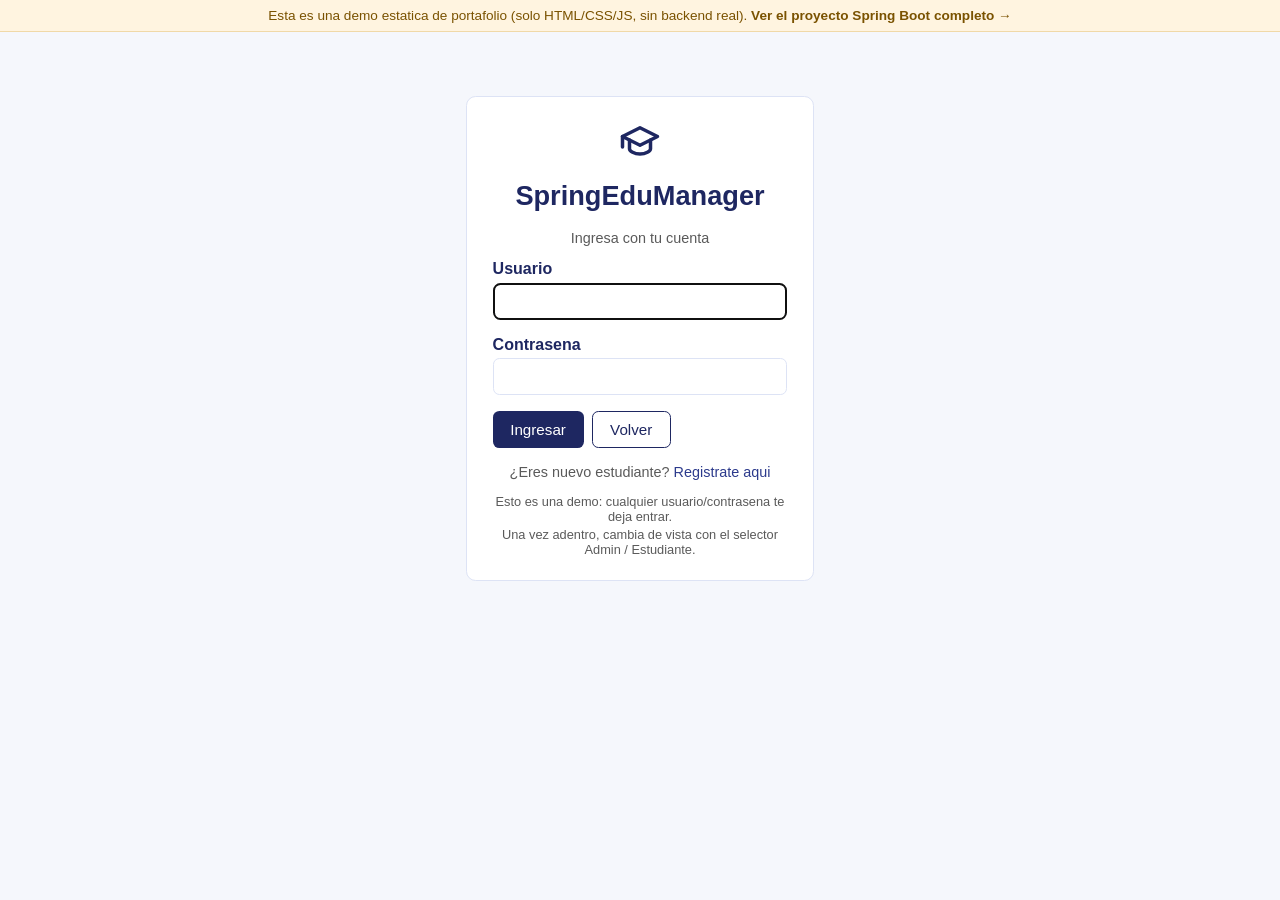
<file: curso-form.html>
<!DOCTYPE html>
<html lang="es">
<head>
<meta charset="UTF-8">
<title>Curso - SpringEduManager (demo)</title>
<link rel="stylesheet" href="css/styles.css">
</head>
<body>
<div id="demo-banner-placeholder"></div>
<div id="nav-placeholder"></div>

<div class="container">
    <nav class="breadcrumb">
        <a href="dashboard.html">Inicio</a><span class="sep">/</span>
        <a href="cursos.html">Cursos</a><span class="sep">/</span>
        <span class="current" id="breadcrumb-actual"></span>
    </nav>
    <h1 id="titulo"></h1>

    <div class="card">
        <form id="form-curso">
            <div class="form-group">
                <label for="nombre">Nombre</label>
                <input type="text" id="nombre" required>
            </div>
            <div class="form-group">
                <label for="descripcion">Descripcion</label>
                <textarea id="descripcion" rows="3"></textarea>
            </div>
            <div class="form-group">
                <label for="cupos">Cupos</label>
                <input type="number" id="cupos" min="1" required>
            </div>
            <div class="actions">
                <button type="submit" class="btn">Guardar</button>
                <a href="cursos.html" class="btn btn-secondary">Cancelar</a>
            </div>
        </form>
    </div>
</div>

<script src="js/data.js"></script>
<script src="js/auth.js"></script>
<script src="js/nav.js"></script>
<script>
    EduAuth.requireLogin();
    if (!EduAuth.isAdmin()) { window.location.href = 'cursos.html'; }
    EduNav.renderDemoBanner();
    EduNav.render();

    const params = new URLSearchParams(location.search);
    const id = params.get('id') ? Number(params.get('id')) : null;
    const cursos = EduData.getCursos();
    const curso = id ? cursos.find(function (c) { return c.id === id; }) : null;

    document.getElementById('titulo').textContent = curso ? 'Editar curso' : 'Nuevo curso';
    document.getElementById('breadcrumb-actual').textContent = curso ? 'Editar' : 'Nuevo';

    if (curso) {
        document.getElementById('nombre').value = curso.nombre;
        document.getElementById('descripcion').value = curso.descripcion || '';
        document.getElementById('cupos').value = curso.cupos;
    }

    document.getElementById('form-curso').addEventListener('submit', function (e) {
        e.preventDefault();
        const nombre = document.getElementById('nombre').value.trim();
        const descripcion = document.getElementById('descripcion').value.trim();
        const cupos = Number(document.getElementById('cupos').value);

        if (curso) {
            curso.nombre = nombre;
            curso.descripcion = descripcion;
            curso.cupos = cupos;
        } else {
            cursos.push({ id: EduData.nextId(cursos), nombre: nombre, descripcion: descripcion, cupos: cupos });
        }
        EduData.saveCursos(cursos);
        window.location.href = 'cursos.html';
    });
</script>
</body>
</html>
</file>
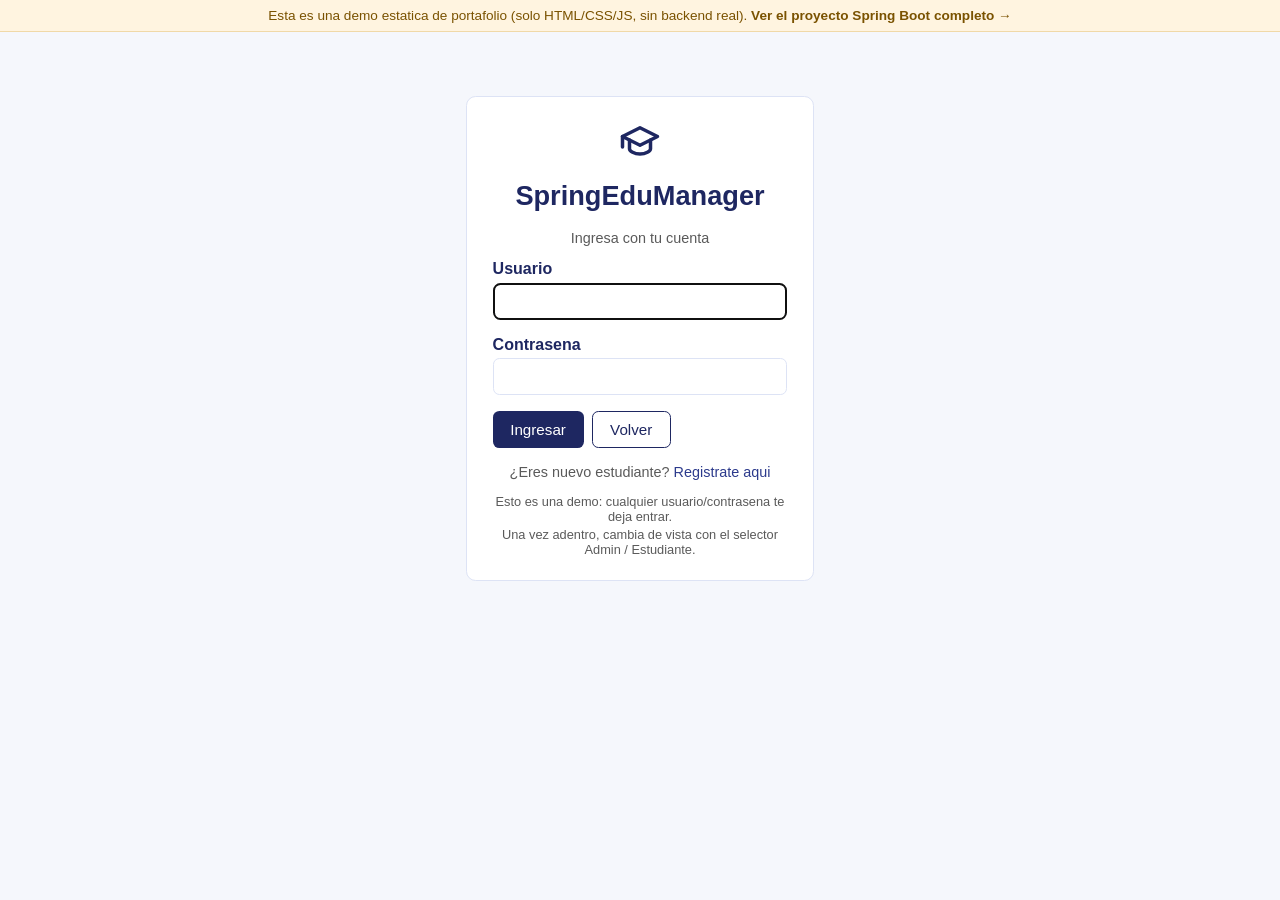
<file: cursos.html>
<!DOCTYPE html>
<html lang="es">
<head>
<meta charset="UTF-8">
<title>Cursos - SpringEduManager (demo)</title>
<link rel="stylesheet" href="css/styles.css">
</head>
<body>
<div id="demo-banner-placeholder"></div>
<div id="nav-placeholder"></div>

<div class="container">
    <nav class="breadcrumb">
        <a href="dashboard.html">Inicio</a><span class="sep">/</span><span class="current">Cursos</span>
    </nav>
    <h1>Cursos</h1>
    <div class="actions" id="actions-admin" hidden>
        <a href="curso-form.html" class="btn">+ Nuevo curso</a>
    </div>

    <div class="card">
        <table>
            <thead>
            <tr><th>Nombre</th><th>Descripcion</th><th>Cupos</th><th>Inscritos</th><th></th></tr>
            </thead>
            <tbody id="tbody-cursos"></tbody>
        </table>
        <p class="muted" id="sin-cursos" hidden>Aun no hay cursos cargados.</p>
    </div>
</div>

<script src="js/data.js"></script>
<script src="js/auth.js"></script>
<script src="js/icons.js"></script>
<script src="js/nav.js"></script>
<script>
    EduAuth.requireLogin();
    EduNav.renderDemoBanner();
    EduNav.render();

    const isAdmin = EduAuth.isAdmin();
    if (isAdmin) document.getElementById('actions-admin').hidden = false;

    function render() {
        const cursos = EduData.getCursos();
        const estudiantes = EduData.getEstudiantes();
        const yo = estudiantes.find(function (e) { return e.id === EduAuth.estudianteDemoId; });
        const tbody = document.getElementById('tbody-cursos');
        tbody.innerHTML = '';

        if (cursos.length === 0) {
            document.getElementById('sin-cursos').hidden = false;
        }

        cursos.forEach(function (c) {
            const inscritos = estudiantes.filter(function (e) { return e.cursos.indexOf(c.id) !== -1; }).length;
            const tr = document.createElement('tr');

            let accionesHtml = '';
            if (isAdmin) {
                accionesHtml =
                    '<span class="row-actions">' +
                    '<a href="curso-form.html?id=' + c.id + '" class="btn btn-sm btn-secondary btn-icon" title="Editar">' + EduIcons.pencil + '</a>' +
                    '<button type="button" class="btn btn-sm btn-danger btn-icon" title="Eliminar" data-eliminar-curso="' + c.id + '">' + EduIcons.trash + '</button>' +
                    '</span>';
            } else {
                const inscrito = yo && yo.cursos.indexOf(c.id) !== -1;
                accionesHtml = inscrito
                    ? '<span class="badge badge-user">Ya inscrito</span>'
                    : '<button type="button" class="btn btn-sm" data-inscribirme="' + c.id + '">Inscribirme</button>';
            }

            tr.innerHTML =
                '<td>' + c.nombre + '</td>' +
                '<td>' + (c.descripcion || '') + '</td>' +
                '<td>' + c.cupos + '</td>' +
                '<td>' + inscritos + '</td>' +
                '<td>' + accionesHtml + '</td>';
            tbody.appendChild(tr);
        });

        tbody.querySelectorAll('[data-inscribirme]').forEach(function (btn) {
            btn.addEventListener('click', function () {
                const cursoId = Number(btn.getAttribute('data-inscribirme'));
                const ests = EduData.getEstudiantes();
                const est = ests.find(function (e) { return e.id === EduAuth.estudianteDemoId; });
                if (est.cursos.indexOf(cursoId) === -1) est.cursos.push(cursoId);
                EduData.saveEstudiantes(ests);
                render();
            });
        });
        tbody.querySelectorAll('[data-eliminar-curso]').forEach(function (btn) {
            btn.addEventListener('click', function () {
                if (!confirm('¿Eliminar este curso?')) return;
                const cursoId = Number(btn.getAttribute('data-eliminar-curso'));
                EduData.saveCursos(EduData.getCursos().filter(function (c) { return c.id !== cursoId; }));
                EduData.saveEstudiantes(EduData.getEstudiantes().map(function (e) {
                    e.cursos = e.cursos.filter(function (id) { return id !== cursoId; });
                    return e;
                }));
                EduData.saveEvaluaciones(EduData.getEvaluaciones().filter(function (ev) { return ev.cursoId !== cursoId; }));
                render();
            });
        });
    }

    render();
</script>
</body>
</html>
</file>
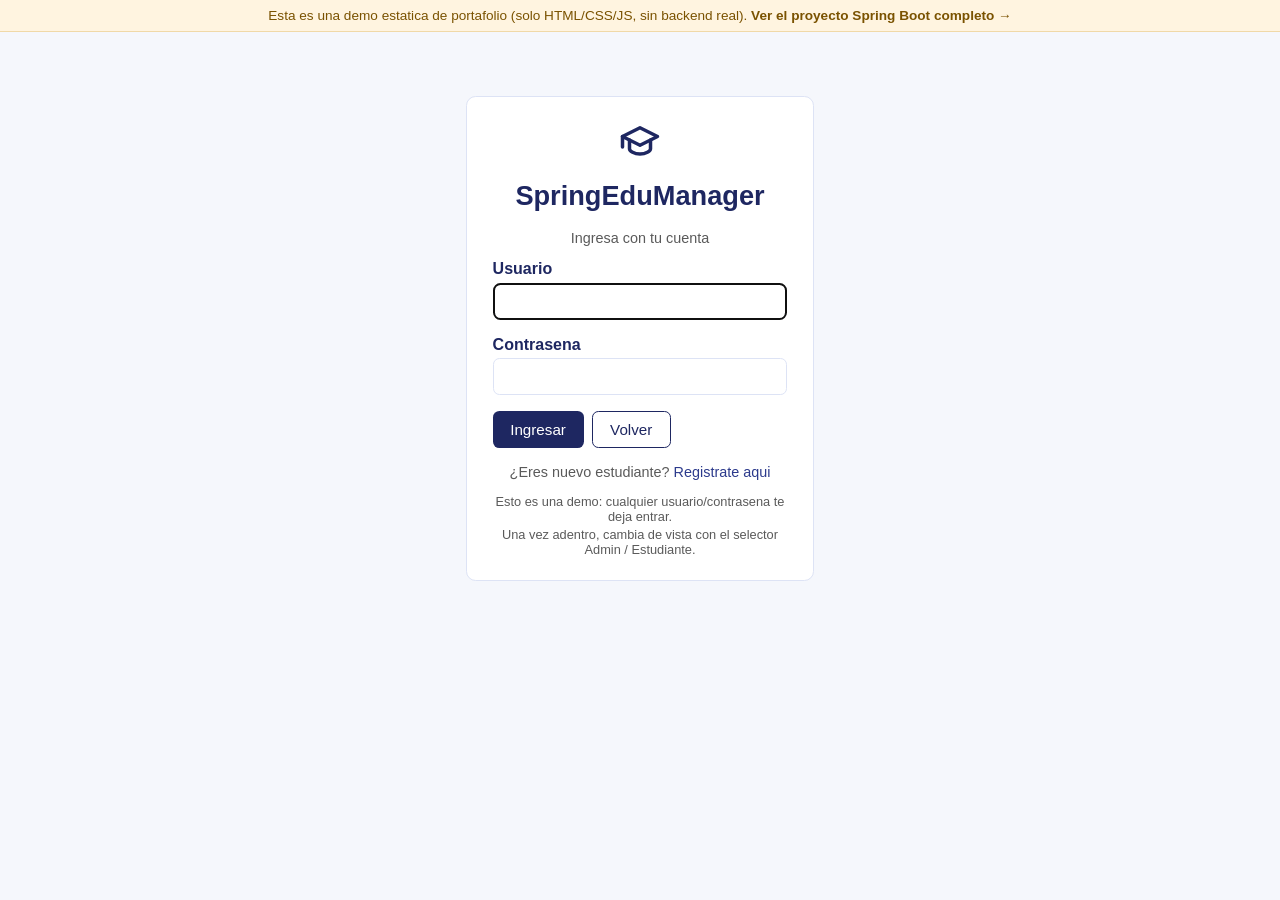
<file: dashboard.html>
<!DOCTYPE html>
<html lang="es">
<head>
<meta charset="UTF-8">
<title>Inicio - SpringEduManager (demo)</title>
<link rel="stylesheet" href="css/styles.css">
</head>
<body>
<div id="demo-banner-placeholder"></div>
<div id="nav-placeholder"></div>

<div id="bienvenidaModal" class="modal-overlay" hidden>
    <div class="modal-card">
        <h2 id="modal-titulo"></h2>
        <p class="muted" id="modal-texto"></p>
        <div class="stats" style="justify-content:center; margin: 1.2rem 0;">
            <div class="stat"><div class="value">CRUD</div><div class="label">Gestion de estudiantes</div></div>
            <div class="stat"><div class="value">JWT</div><div class="label">API REST segura</div></div>
            <div class="stat"><div class="value">Roles</div><div class="label">ADMIN / USER</div></div>
        </div>
        <button type="button" class="btn" id="btn-cerrar-modal">Entendido</button>
    </div>
</div>

<div class="container">
    <h1>Hola, <span id="nombre-usuario"></span></h1>
    <span class="badge" id="badge-rol"></span>

    <div class="card" style="margin-top:1.2rem;">
        <h2>Resumen</h2>
        <div class="stats" id="stats-resumen"></div>
    </div>

    <div class="card" id="card-mis-evaluaciones" hidden>
        <h2>Mis evaluaciones recientes</h2>
        <table id="tabla-mis-evaluaciones">
            <thead><tr><th>Curso</th><th>Nota</th><th>Fecha</th></tr></thead>
            <tbody></tbody>
        </table>
        <p class="muted" id="sin-evaluaciones" hidden>Todavia no tienes evaluaciones registradas.</p>
    </div>

    <div class="actions">
        <a href="cursos.html" class="btn">Ver cursos</a>
        <a href="evaluaciones.html" class="btn btn-secondary">Ver evaluaciones</a>
        <a href="estudiantes.html" class="btn btn-secondary" id="link-estudiantes" hidden>Gestionar estudiantes</a>
    </div>
</div>

<script src="js/data.js"></script>
<script src="js/auth.js"></script>
<script src="js/icons.js"></script>
<script src="js/nav.js"></script>
<script>
    EduAuth.requireLogin();
    EduNav.renderDemoBanner();
    EduNav.render();

    const isAdmin = EduAuth.isAdmin();
    const cursos = EduData.getCursos();
    const estudiantes = EduData.getEstudiantes();
    const evaluaciones = EduData.getEvaluaciones();
    const yo = estudiantes.find(function (e) { return e.id === EduAuth.estudianteDemoId; });

    document.getElementById('nombre-usuario').textContent = isAdmin ? 'admin' : (yo.nombre + ' ' + yo.apellido);
    const badge = document.getElementById('badge-rol');
    badge.textContent = isAdmin ? 'ADMINISTRADOR' : 'ESTUDIANTE';
    badge.classList.add(isAdmin ? 'badge-admin' : 'badge-user');

    const statsContainer = document.getElementById('stats-resumen');
    let statsHtml =
        '<div class="stat"><div class="value">' + cursos.length + '</div><div class="label">Cursos disponibles</div></div>';
    if (isAdmin) {
        statsHtml +=
            '<div class="stat"><div class="value">' + estudiantes.length + '</div><div class="label">Estudiantes registrados</div></div>' +
            '<div class="stat"><div class="value">' + evaluaciones.length + '</div><div class="label">Evaluaciones cargadas</div></div>';
        document.getElementById('link-estudiantes').hidden = false;
    } else {
        document.getElementById('card-mis-evaluaciones').hidden = false;
        const misEvaluaciones = evaluaciones.filter(function (ev) { return ev.estudianteId === yo.id; });
        const tbody = document.querySelector('#tabla-mis-evaluaciones tbody');
        if (misEvaluaciones.length === 0) {
            document.getElementById('sin-evaluaciones').hidden = false;
        } else {
            misEvaluaciones.forEach(function (ev) {
                const curso = cursos.find(function (c) { return c.id === ev.cursoId; });
                const tr = document.createElement('tr');
                tr.innerHTML = '<td>' + (curso ? curso.nombre : '?') + '</td><td>' + ev.nota + '</td><td>' + ev.fecha + '</td>';
                tbody.appendChild(tr);
            });
        }
    }
    statsContainer.innerHTML = statsHtml;

    if (EduAuth.consumeShowWelcome()) {
        const modal = document.getElementById('bienvenidaModal');
        document.getElementById('modal-titulo').textContent = isAdmin
            ? 'Bienvenido profesor Christian Sarmiento'
            : 'Bienvenido a SpringEduManager';
        document.getElementById('modal-texto').innerHTML = isAdmin
            ? 'Deje un admin en duro y 2 usuarios estudiantes en duro para facilitar pruebas.<br>Muchas gracias por la dedicacion y energia entregada.'
            : 'Plataforma educativa para administrar estudiantes, cursos y evaluaciones de un bootcamp.';
        modal.hidden = false;
        document.getElementById('btn-cerrar-modal').addEventListener('click', function () {
            modal.hidden = true;
        });
    }
</script>
</body>
</html>
</file>
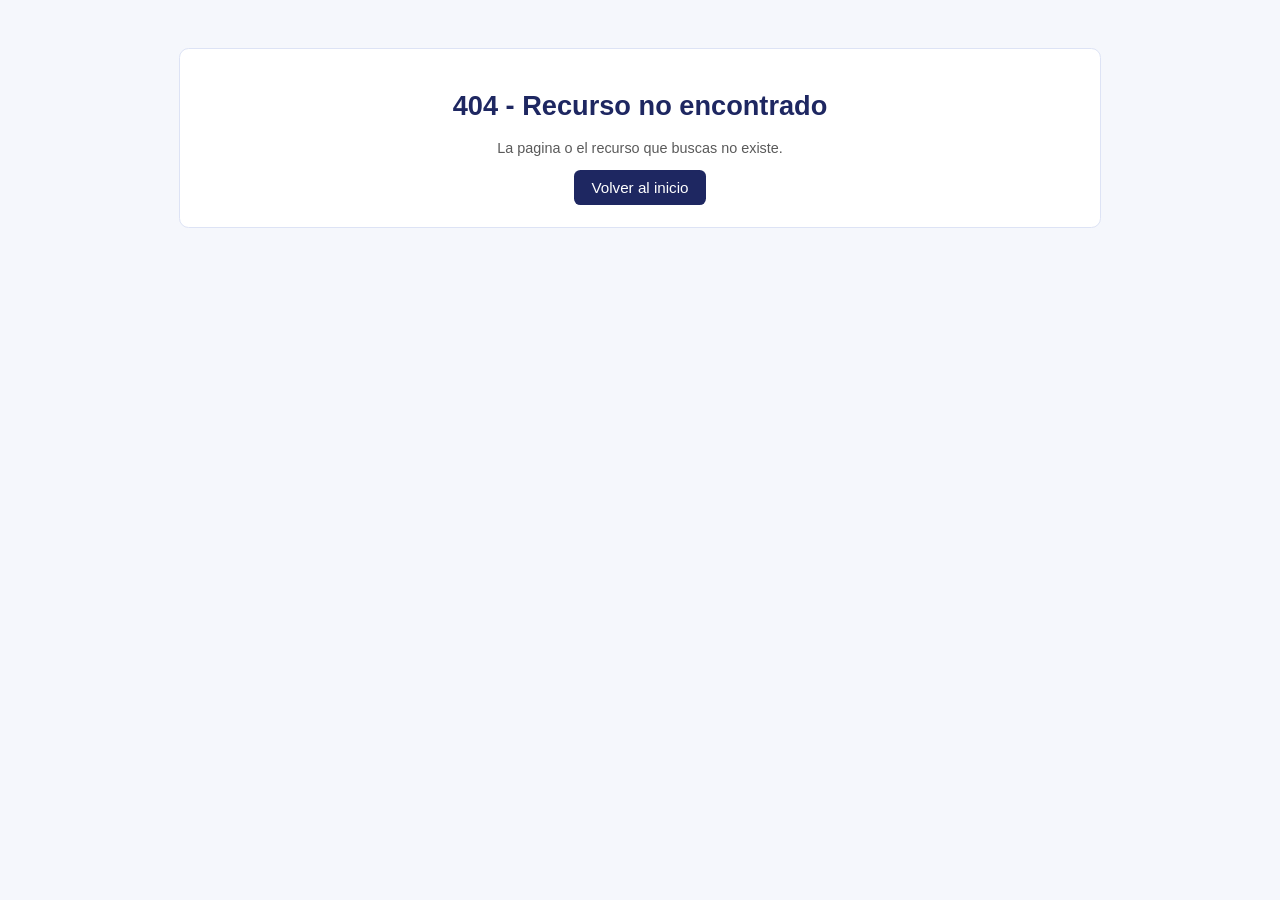
<file: estudiante-detalle.html>
<!DOCTYPE html>
<html lang="es">
<head>
<meta charset="UTF-8">
<title>Detalle de estudiante - SpringEduManager (demo)</title>
<link rel="stylesheet" href="css/styles.css">
</head>
<body>
<div id="demo-banner-placeholder"></div>
<div id="nav-placeholder"></div>

<div class="container">
    <nav class="breadcrumb">
        <a href="dashboard.html">Inicio</a><span class="sep">/</span>
        <a href="estudiantes.html">Estudiantes</a><span class="sep">/</span>
        <span class="current" id="breadcrumb-nombre"></span>
    </nav>
    <h1 id="titulo"></h1>
    <p class="muted" id="email"></p>
    <span class="badge badge-user" id="badge-estado"></span>

    <div class="card">
        <h2>Datos personales</h2>
        <table>
            <tbody id="tbody-datos"></tbody>
        </table>
    </div>

    <div class="card">
        <h2>Cursos inscritos</h2>
        <ul id="lista-cursos"></ul>
        <p class="muted" id="sin-cursos" hidden>Sin cursos inscritos aun.</p>
    </div>

    <div class="card">
        <h2>Evaluaciones</h2>
        <table id="tabla-evaluaciones">
            <thead><tr><th>Curso</th><th>Nota</th><th>Fecha</th><th>Comentario</th></tr></thead>
            <tbody></tbody>
        </table>
        <p class="muted" id="sin-evaluaciones" hidden>Sin evaluaciones registradas.</p>
    </div>

    <a href="estudiantes.html" class="btn btn-secondary">&larr; Volver</a>
</div>

<script src="js/data.js"></script>
<script src="js/auth.js"></script>
<script src="js/nav.js"></script>
<script>
    EduAuth.requireLogin();
    if (!EduAuth.isAdmin()) { window.location.href = 'dashboard.html'; }
    EduNav.renderDemoBanner();
    EduNav.render();

    const params = new URLSearchParams(location.search);
    const id = Number(params.get('id'));
    const cursos = EduData.getCursos();
    const estudiante = EduData.getEstudiantes().find(function (e) { return e.id === id; });

    if (!estudiante) {
        window.location.href = '404.html';
    } else {
        const nombreCompleto = estudiante.nombre + ' ' + estudiante.apellido;
        document.getElementById('titulo').textContent = nombreCompleto;
        document.getElementById('breadcrumb-nombre').textContent = nombreCompleto;
        document.getElementById('email').textContent = estudiante.email;
        document.getElementById('badge-estado').textContent = estudiante.estado;

        document.getElementById('tbody-datos').innerHTML =
            '<tr><th>RUT</th><td>' + estudiante.rut + '</td></tr>' +
            '<tr><th>Telefono</th><td>' + estudiante.telefono + '</td></tr>' +
            '<tr><th>Fecha de nacimiento</th><td>' + estudiante.fechaNacimiento + '</td></tr>' +
            '<tr><th>Direccion</th><td>' + estudiante.direccion + '</td></tr>' +
            '<tr><th>Ciudad</th><td>' + estudiante.ciudad + '</td></tr>' +
            '<tr><th>Fecha de ingreso</th><td>' + estudiante.fechaIngreso + '</td></tr>' +
            '<tr><th>Genero</th><td>' + estudiante.genero + '</td></tr>' +
            '<tr><th>Observaciones</th><td>' + (estudiante.observaciones || '') + '</td></tr>';

        const listaCursos = document.getElementById('lista-cursos');
        if (estudiante.cursos.length === 0) {
            document.getElementById('sin-cursos').hidden = false;
        } else {
            estudiante.cursos.forEach(function (cursoId) {
                const curso = cursos.find(function (c) { return c.id === cursoId; });
                const li = document.createElement('li');
                li.textContent = curso ? curso.nombre : '?';
                listaCursos.appendChild(li);
            });
        }

        const evaluaciones = EduData.getEvaluaciones().filter(function (ev) { return ev.estudianteId === id; });
        if (evaluaciones.length === 0) {
            document.getElementById('sin-evaluaciones').hidden = false;
        } else {
            const tbody = document.querySelector('#tabla-evaluaciones tbody');
            evaluaciones.forEach(function (ev) {
                const curso = cursos.find(function (c) { return c.id === ev.cursoId; });
                const tr = document.createElement('tr');
                tr.innerHTML = '<td>' + (curso ? curso.nombre : '?') + '</td><td>' + ev.nota + '</td><td>' + ev.fecha + '</td><td>' + (ev.comentario || '') + '</td>';
                tbody.appendChild(tr);
            });
        }
    }
</script>
</body>
</html>
</file>
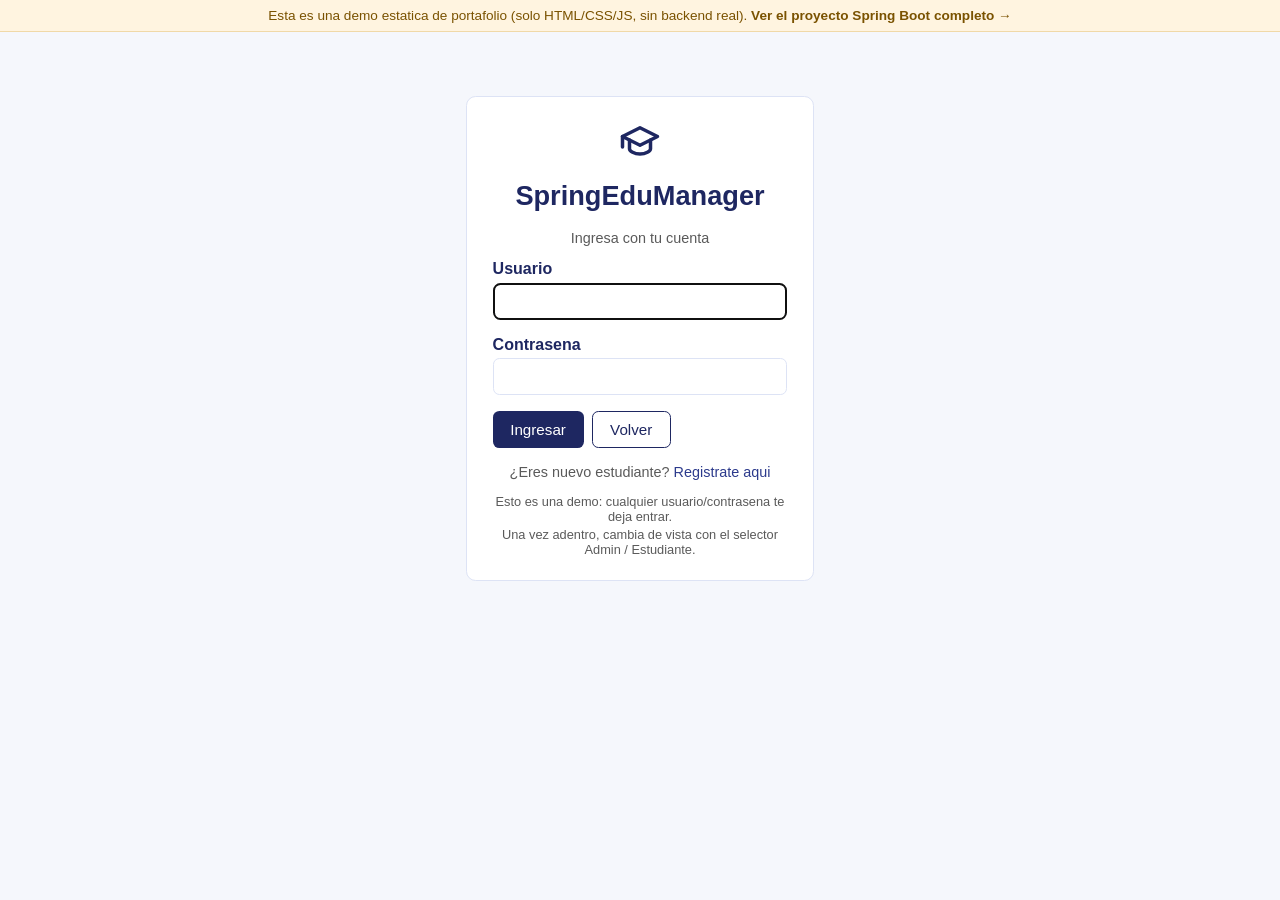
<file: estudiante-form.html>
<!DOCTYPE html>
<html lang="es">
<head>
<meta charset="UTF-8">
<title>Estudiante - SpringEduManager (demo)</title>
<link rel="stylesheet" href="css/styles.css">
</head>
<body>
<div id="demo-banner-placeholder"></div>
<div id="nav-placeholder"></div>

<div class="container">
    <nav class="breadcrumb">
        <a href="dashboard.html">Inicio</a><span class="sep">/</span>
        <a href="estudiantes.html">Estudiantes</a><span class="sep">/</span>
        <span class="current" id="breadcrumb-actual"></span>
    </nav>
    <h1 id="titulo"></h1>

    <div class="card">
        <form id="form-estudiante">
            <div class="form-group">
                <label for="nombre">Nombre</label>
                <input type="text" id="nombre" required>
            </div>
            <div class="form-group">
                <label for="apellido">Apellido</label>
                <input type="text" id="apellido" required>
            </div>
            <div class="form-group">
                <label for="email">Correo</label>
                <input type="email" id="email" required title="Debe ser un correo valido, ej: nombre@dominio.com">
            </div>
            <div class="form-group">
                <label for="rut">RUT</label>
                <input type="text" id="rut" placeholder="12345678-9" required
                       pattern="[0-9]{7,8}-[0-9kK]" title="Formato de RUT invalido, debe ser: 12345678-9">
            </div>
            <div class="form-group">
                <label for="telefono">Telefono</label>
                <input type="text" id="telefono" required
                       pattern="\+?[0-9 ]{7,15}" title="Formato de telefono invalido, ej: +56912345678">
            </div>
            <div class="form-group">
                <label for="fechaNacimiento">Fecha de nacimiento</label>
                <input type="date" id="fechaNacimiento" required>
            </div>
            <div class="form-group">
                <label for="direccion">Direccion</label>
                <input type="text" id="direccion" required>
            </div>
            <div class="form-group">
                <label for="ciudad">Ciudad</label>
                <input type="text" id="ciudad" required>
            </div>
            <div class="form-group">
                <label for="fechaIngreso">Fecha de ingreso</label>
                <input type="date" id="fechaIngreso" required>
            </div>
            <div class="form-group">
                <label for="genero">Genero</label>
                <select id="genero" required>
                    <option value="">-- Selecciona --</option>
                    <option value="MASCULINO">MASCULINO</option>
                    <option value="FEMENINO">FEMENINO</option>
                    <option value="OTRO">OTRO</option>
                </select>
            </div>
            <div class="form-group">
                <label for="estado">Estado</label>
                <select id="estado" required>
                    <option value="ACTIVO">ACTIVO</option>
                    <option value="INACTIVO">INACTIVO</option>
                    <option value="EGRESADO">EGRESADO</option>
                </select>
            </div>
            <div class="form-group">
                <label for="observaciones">Observaciones</label>
                <textarea id="observaciones" rows="3" maxlength="300"></textarea>
            </div>
            <div class="actions">
                <button type="submit" class="btn">Guardar</button>
                <a href="estudiantes.html" class="btn btn-secondary">Cancelar</a>
            </div>
        </form>
    </div>
</div>

<script src="js/data.js"></script>
<script src="js/auth.js"></script>
<script src="js/nav.js"></script>
<script>
    EduAuth.requireLogin();
    if (!EduAuth.isAdmin()) { window.location.href = 'dashboard.html'; }
    EduNav.renderDemoBanner();
    EduNav.render();

    const params = new URLSearchParams(location.search);
    const id = params.get('id') ? Number(params.get('id')) : null;
    const estudiantes = EduData.getEstudiantes();
    const estudiante = id ? estudiantes.find(function (e) { return e.id === id; }) : null;

    document.getElementById('titulo').textContent = estudiante ? 'Editar estudiante' : 'Nuevo estudiante';
    document.getElementById('breadcrumb-actual').textContent = estudiante ? 'Editar' : 'Nuevo';

    if (estudiante) {
        document.getElementById('nombre').value = estudiante.nombre;
        document.getElementById('apellido').value = estudiante.apellido;
        document.getElementById('email').value = estudiante.email;
        document.getElementById('rut').value = estudiante.rut;
        document.getElementById('telefono').value = estudiante.telefono;
        document.getElementById('fechaNacimiento').value = estudiante.fechaNacimiento;
        document.getElementById('direccion').value = estudiante.direccion;
        document.getElementById('ciudad').value = estudiante.ciudad;
        document.getElementById('fechaIngreso').value = estudiante.fechaIngreso;
        document.getElementById('genero').value = estudiante.genero;
        document.getElementById('estado').value = estudiante.estado;
        document.getElementById('observaciones').value = estudiante.observaciones || '';
    } else {
        document.getElementById('fechaIngreso').value = new Date().toISOString().slice(0, 10);
        document.getElementById('estado').value = 'ACTIVO';
    }

    document.getElementById('form-estudiante').addEventListener('submit', function (e) {
        e.preventDefault();
        const datos = {
            nombre: document.getElementById('nombre').value.trim(),
            apellido: document.getElementById('apellido').value.trim(),
            email: document.getElementById('email').value.trim(),
            rut: document.getElementById('rut').value.trim(),
            telefono: document.getElementById('telefono').value.trim(),
            fechaNacimiento: document.getElementById('fechaNacimiento').value,
            direccion: document.getElementById('direccion').value.trim(),
            ciudad: document.getElementById('ciudad').value.trim(),
            fechaIngreso: document.getElementById('fechaIngreso').value,
            genero: document.getElementById('genero').value,
            estado: document.getElementById('estado').value,
            observaciones: document.getElementById('observaciones').value.trim(),
        };

        if (estudiante) {
            Object.assign(estudiante, datos);
        } else {
            estudiantes.push(Object.assign({ id: EduData.nextId(estudiantes), cursos: [] }, datos));
        }
        EduData.saveEstudiantes(estudiantes);
        window.location.href = 'estudiantes.html';
    });
</script>
</body>
</html>
</file>
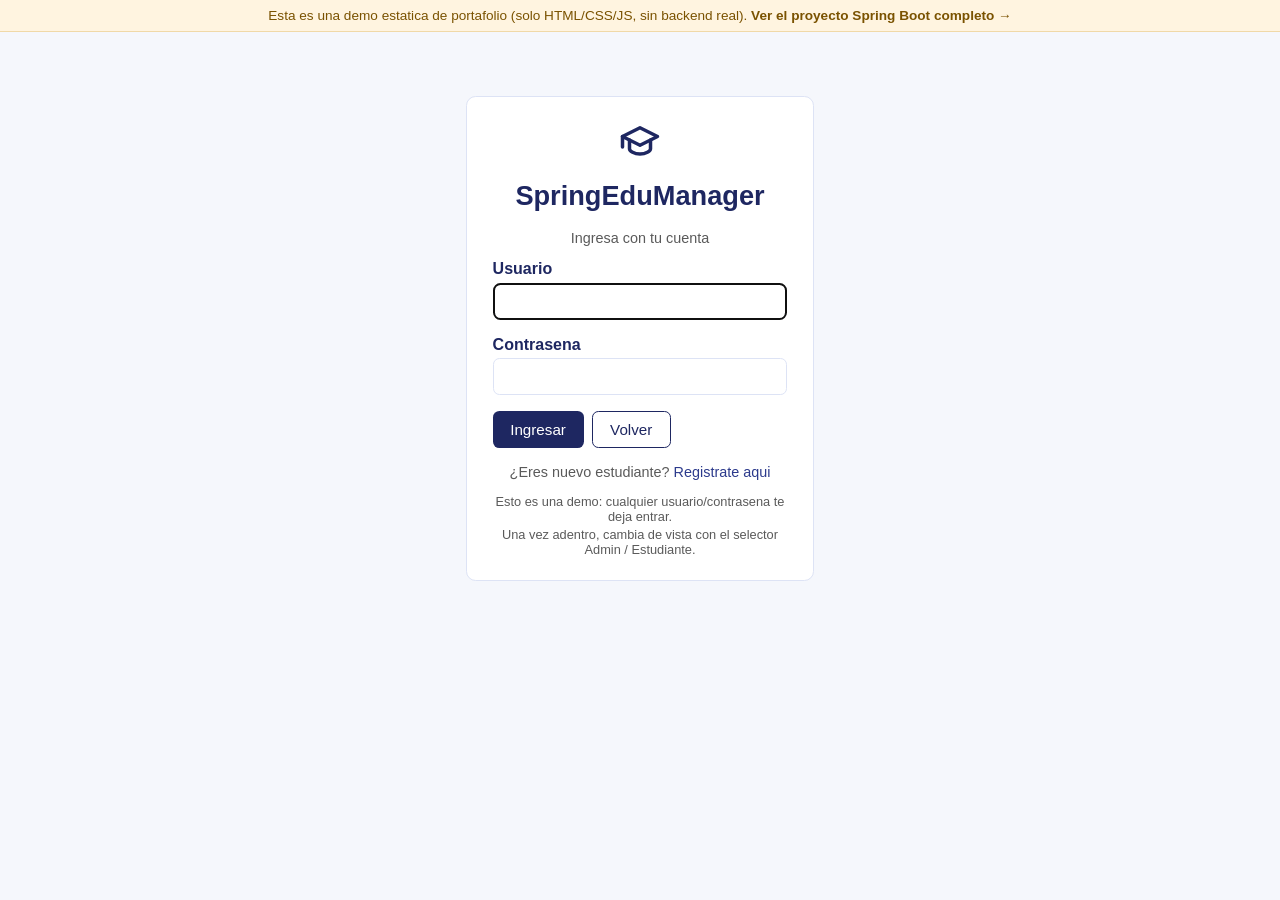
<file: estudiantes.html>
<!DOCTYPE html>
<html lang="es">
<head>
<meta charset="UTF-8">
<title>Estudiantes - SpringEduManager (demo)</title>
<link rel="stylesheet" href="css/styles.css">
</head>
<body>
<div id="demo-banner-placeholder"></div>
<div id="nav-placeholder"></div>

<div class="container">
    <nav class="breadcrumb">
        <a href="dashboard.html">Inicio</a><span class="sep">/</span><span class="current">Estudiantes</span>
    </nav>
    <h1>Estudiantes</h1>
    <div class="actions">
        <a href="estudiante-form.html" class="btn">+ Nuevo estudiante</a>
    </div>

    <div class="card">
        <form id="form-buscar" class="actions" style="flex-wrap:wrap; align-items:flex-end;">
            <div class="form-group" style="margin-bottom:0; flex:1; min-width:200px;">
                <label for="q">Buscar por nombre o apellido</label>
                <input type="text" id="q" placeholder="Ej: Garcia">
            </div>
            <div class="form-group" style="margin-bottom:0; min-width:180px;">
                <label for="estado">Estado</label>
                <select id="estado">
                    <option value="">Todos</option>
                    <option value="ACTIVO">ACTIVO</option>
                    <option value="INACTIVO">INACTIVO</option>
                    <option value="EGRESADO">EGRESADO</option>
                </select>
            </div>
            <button type="submit" class="btn">Buscar</button>
            <button type="button" class="btn btn-secondary" id="btn-limpiar">Limpiar</button>
        </form>
    </div>

    <div class="card">
        <table>
            <thead>
            <tr><th>Nombre</th><th>Apellido</th><th>RUT</th><th>Correo</th><th>Estado</th><th>Cursos</th><th></th></tr>
            </thead>
            <tbody id="tbody-estudiantes"></tbody>
        </table>
        <p class="muted" id="sin-resultados" hidden>No se encontraron estudiantes con esos criterios.</p>
    </div>
</div>

<script src="js/data.js"></script>
<script src="js/auth.js"></script>
<script src="js/icons.js"></script>
<script src="js/nav.js"></script>
<script>
    EduAuth.requireLogin();
    if (!EduAuth.isAdmin()) { window.location.href = 'dashboard.html'; }
    EduNav.renderDemoBanner();
    EduNav.render();

    function render() {
        const texto = document.getElementById('q').value.trim().toLowerCase();
        const estadoFiltro = document.getElementById('estado').value;
        let estudiantes = EduData.getEstudiantes();

        if (texto) {
            estudiantes = estudiantes.filter(function (e) {
                return e.nombre.toLowerCase().indexOf(texto) !== -1 || e.apellido.toLowerCase().indexOf(texto) !== -1;
            });
        }
        if (estadoFiltro) {
            estudiantes = estudiantes.filter(function (e) { return e.estado === estadoFiltro; });
        }

        const tbody = document.getElementById('tbody-estudiantes');
        tbody.innerHTML = '';
        document.getElementById('sin-resultados').hidden = estudiantes.length !== 0;

        estudiantes.forEach(function (e) {
            const tr = document.createElement('tr');
            tr.innerHTML =
                '<td>' + e.nombre + '</td>' +
                '<td>' + e.apellido + '</td>' +
                '<td>' + e.rut + '</td>' +
                '<td>' + e.email + '</td>' +
                '<td>' + e.estado + '</td>' +
                '<td>' + e.cursos.length + '</td>' +
                '<td><span class="row-actions">' +
                '<a href="estudiante-detalle.html?id=' + e.id + '" class="btn btn-sm btn-secondary btn-icon" title="Ver">' + EduIcons.eye + '</a>' +
                '<a href="estudiante-form.html?id=' + e.id + '" class="btn btn-sm btn-secondary btn-icon" title="Editar">' + EduIcons.pencil + '</a>' +
                '<button type="button" class="btn btn-sm btn-danger btn-icon" title="Eliminar" data-eliminar="' + e.id + '">' + EduIcons.trash + '</button>' +
                '</span></td>';
            tbody.appendChild(tr);
        });

        tbody.querySelectorAll('[data-eliminar]').forEach(function (btn) {
            btn.addEventListener('click', function () {
                if (!confirm('¿Eliminar este estudiante?')) return;
                const id = Number(btn.getAttribute('data-eliminar'));
                EduData.saveEstudiantes(EduData.getEstudiantes().filter(function (e) { return e.id !== id; }));
                EduData.saveEvaluaciones(EduData.getEvaluaciones().filter(function (ev) { return ev.estudianteId !== id; }));
                render();
            });
        });
    }

    document.getElementById('form-buscar').addEventListener('submit', function (e) { e.preventDefault(); render(); });
    document.getElementById('btn-limpiar').addEventListener('click', function () {
        document.getElementById('q').value = '';
        document.getElementById('estado').value = '';
        render();
    });

    render();
</script>
</body>
</html>
</file>
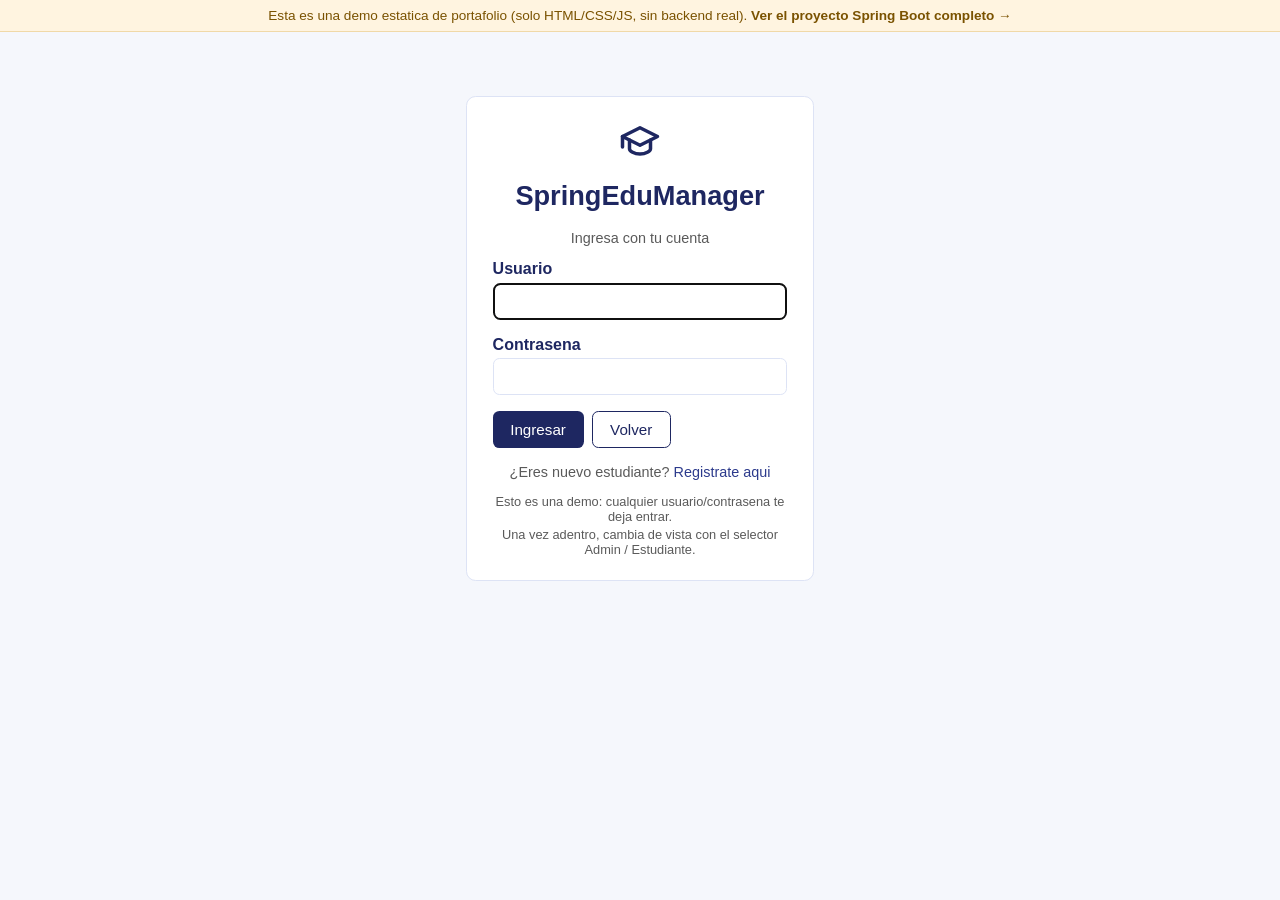
<file: evaluacion-form.html>
<!DOCTYPE html>
<html lang="es">
<head>
<meta charset="UTF-8">
<title>Nueva evaluacion - SpringEduManager (demo)</title>
<link rel="stylesheet" href="css/styles.css">
</head>
<body>
<div id="demo-banner-placeholder"></div>
<div id="nav-placeholder"></div>

<div class="container">
    <nav class="breadcrumb">
        <a href="dashboard.html">Inicio</a><span class="sep">/</span>
        <a href="evaluaciones.html">Evaluaciones</a><span class="sep">/</span>
        <span class="current">Nueva</span>
    </nav>
    <h1>Nueva evaluacion</h1>

    <div class="card">
        <form id="form-evaluacion">
            <div class="form-group">
                <label for="estudiante">Estudiante</label>
                <select id="estudiante" required></select>
            </div>
            <div class="form-group">
                <label for="curso">Curso</label>
                <select id="curso" required></select>
            </div>
            <div class="form-group">
                <label for="nota">Nota (1.0 a 7.0)</label>
                <input type="number" id="nota" step="0.1" min="1" max="7" required>
            </div>
            <div class="form-group">
                <label for="fecha">Fecha</label>
                <input type="date" id="fecha" required>
            </div>
            <div class="form-group">
                <label for="comentario">Comentario (opcional)</label>
                <textarea id="comentario" rows="2"></textarea>
            </div>
            <div class="actions">
                <button type="submit" class="btn">Guardar</button>
                <a href="evaluaciones.html" class="btn btn-secondary">Cancelar</a>
            </div>
        </form>
    </div>
</div>

<script src="js/data.js"></script>
<script src="js/auth.js"></script>
<script src="js/nav.js"></script>
<script>
    EduAuth.requireLogin();
    if (!EduAuth.isAdmin()) { window.location.href = 'dashboard.html'; }
    EduNav.renderDemoBanner();
    EduNav.render();

    const estudiantes = EduData.getEstudiantes();
    const cursos = EduData.getCursos();

    const selectEstudiante = document.getElementById('estudiante');
    estudiantes.forEach(function (e) {
        const opt = document.createElement('option');
        opt.value = e.id;
        opt.textContent = e.nombre + ' ' + e.apellido;
        selectEstudiante.appendChild(opt);
    });
    const selectCurso = document.getElementById('curso');
    cursos.forEach(function (c) {
        const opt = document.createElement('option');
        opt.value = c.id;
        opt.textContent = c.nombre;
        selectCurso.appendChild(opt);
    });
    document.getElementById('fecha').value = new Date().toISOString().slice(0, 10);

    document.getElementById('form-evaluacion').addEventListener('submit', function (e) {
        e.preventDefault();
        const evaluaciones = EduData.getEvaluaciones();
        evaluaciones.push({
            id: EduData.nextId(evaluaciones),
            estudianteId: Number(selectEstudiante.value),
            cursoId: Number(selectCurso.value),
            nota: Number(document.getElementById('nota').value),
            fecha: document.getElementById('fecha').value,
            comentario: document.getElementById('comentario').value.trim(),
        });
        EduData.saveEvaluaciones(evaluaciones);
        window.location.href = 'evaluaciones.html';
    });
</script>
</body>
</html>
</file>
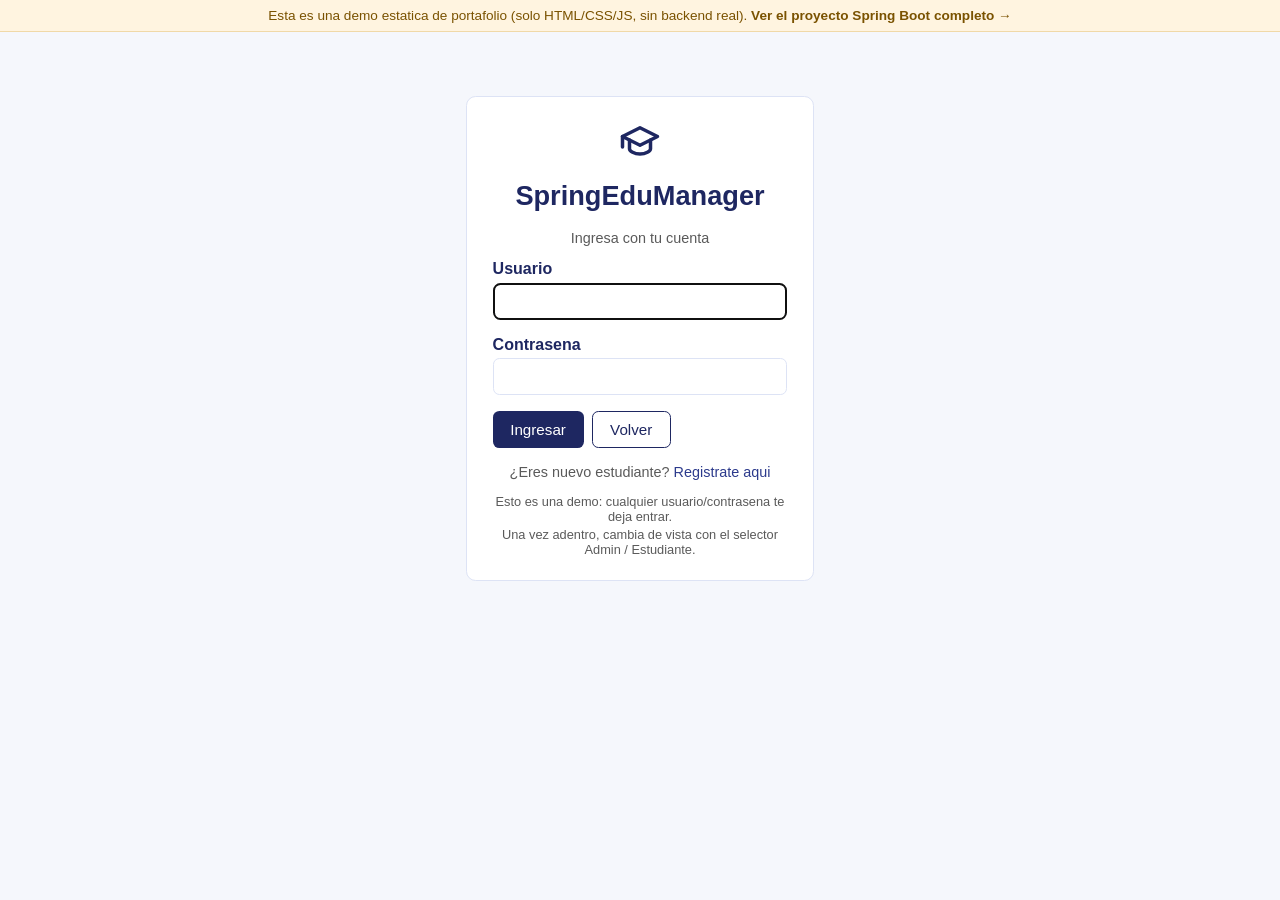
<file: evaluaciones.html>
<!DOCTYPE html>
<html lang="es">
<head>
<meta charset="UTF-8">
<title>Evaluaciones - SpringEduManager (demo)</title>
<link rel="stylesheet" href="css/styles.css">
</head>
<body>
<div id="demo-banner-placeholder"></div>
<div id="nav-placeholder"></div>

<div class="container">
    <nav class="breadcrumb">
        <a href="dashboard.html">Inicio</a><span class="sep">/</span><span class="current">Evaluaciones</span>
    </nav>
    <h1>Evaluaciones</h1>

    <div id="vista-admin" hidden>
        <div class="actions">
            <a href="evaluacion-form.html" class="btn">+ Nueva evaluacion</a>
        </div>
        <div class="card">
            <form id="form-buscar" class="actions" style="flex-wrap:wrap; align-items:flex-end;">
                <div class="form-group" style="margin-bottom:0; flex:1; min-width:200px;">
                    <label for="q">Buscar por estudiante</label>
                    <input type="text" id="q" placeholder="Ej: Garcia">
                </div>
                <div class="form-group" style="margin-bottom:0; min-width:200px;">
                    <label for="cursoId">Curso</label>
                    <select id="cursoId"><option value="">Todos</option></select>
                </div>
                <button type="submit" class="btn">Buscar</button>
                <button type="button" class="btn btn-secondary" id="btn-limpiar">Limpiar</button>
            </form>
        </div>
        <div class="card">
            <table>
                <thead><tr><th>Estudiante</th><th>Curso</th><th>Nota</th><th>Fecha</th><th>Comentario</th></tr></thead>
                <tbody id="tbody-admin"></tbody>
            </table>
            <p class="muted" id="sin-resultados-admin" hidden>Aun no hay evaluaciones registradas.</p>
        </div>
    </div>

    <div id="vista-usuario" hidden>
        <p class="muted" id="sin-cursos-usuario" hidden>Aun no estas inscrito en ningun curso.</p>
        <div id="tabs-container"></div>
    </div>
</div>

<script src="js/data.js"></script>
<script src="js/auth.js"></script>
<script src="js/nav.js"></script>
<script>
    EduAuth.requireLogin();
    EduNav.renderDemoBanner();
    EduNav.render();

    const isAdmin = EduAuth.isAdmin();
    const cursos = EduData.getCursos();
    const estudiantes = EduData.getEstudiantes();

    if (isAdmin) {
        document.getElementById('vista-admin').hidden = false;
        const select = document.getElementById('cursoId');
        cursos.forEach(function (c) {
            const opt = document.createElement('option');
            opt.value = c.id;
            opt.textContent = c.nombre;
            select.appendChild(opt);
        });

        function renderAdmin() {
            const texto = document.getElementById('q').value.trim().toLowerCase();
            const cursoFiltro = document.getElementById('cursoId').value;
            let evaluaciones = EduData.getEvaluaciones();

            if (texto) {
                evaluaciones = evaluaciones.filter(function (ev) {
                    const est = estudiantes.find(function (e) { return e.id === ev.estudianteId; });
                    return est && (est.nombre.toLowerCase().indexOf(texto) !== -1 || est.apellido.toLowerCase().indexOf(texto) !== -1);
                });
            }
            if (cursoFiltro) {
                evaluaciones = evaluaciones.filter(function (ev) { return ev.cursoId === Number(cursoFiltro); });
            }

            const tbody = document.getElementById('tbody-admin');
            tbody.innerHTML = '';
            document.getElementById('sin-resultados-admin').hidden = evaluaciones.length !== 0;

            evaluaciones.forEach(function (ev) {
                const est = estudiantes.find(function (e) { return e.id === ev.estudianteId; });
                const curso = cursos.find(function (c) { return c.id === ev.cursoId; });
                const tr = document.createElement('tr');
                tr.innerHTML =
                    '<td>' + (est ? est.nombre + ' ' + est.apellido : '?') + '</td>' +
                    '<td>' + (curso ? curso.nombre : '?') + '</td>' +
                    '<td>' + ev.nota + '</td><td>' + ev.fecha + '</td><td>' + (ev.comentario || '') + '</td>';
                tbody.appendChild(tr);
            });
        }
        document.getElementById('form-buscar').addEventListener('submit', function (e) { e.preventDefault(); renderAdmin(); });
        document.getElementById('btn-limpiar').addEventListener('click', function () {
            document.getElementById('q').value = '';
            document.getElementById('cursoId').value = '';
            renderAdmin();
        });
        renderAdmin();
    } else {
        document.getElementById('vista-usuario').hidden = false;
        const yo = estudiantes.find(function (e) { return e.id === EduAuth.estudianteDemoId; });
        const misCursos = cursos.filter(function (c) { return yo.cursos.indexOf(c.id) !== -1; })
            .sort(function (a, b) { return a.nombre.localeCompare(b.nombre); });
        const evaluaciones = EduData.getEvaluaciones();

        if (misCursos.length === 0) {
            document.getElementById('sin-cursos-usuario').hidden = false;
        } else {
            let tabsHtml = '<div class="tabs">';
            misCursos.forEach(function (c, i) {
                tabsHtml += '<button type="button" id="tab-btn-' + i + '" class="tab-btn' + (i === 0 ? ' active' : '') + '" onclick="mostrarTab(' + i + ')">' + c.nombre + '</button>';
            });
            tabsHtml += '</div>';

            misCursos.forEach(function (c, i) {
                const delCurso = evaluaciones.filter(function (ev) { return ev.estudianteId === yo.id && ev.cursoId === c.id; });
                tabsHtml += '<div class="card tab-panel' + (i === 0 ? '' : ' hidden') + '" id="tab-' + i + '">';
                if (delCurso.length === 0) {
                    tabsHtml += '<p class="muted">Aun no tienes evaluaciones en este curso.</p>';
                } else {
                    tabsHtml += '<table><thead><tr><th>Nota</th><th>Fecha</th><th>Comentario</th></tr></thead><tbody>';
                    delCurso.forEach(function (ev) {
                        tabsHtml += '<tr><td>' + ev.nota + '</td><td>' + ev.fecha + '</td><td>' + (ev.comentario || '') + '</td></tr>';
                    });
                    tabsHtml += '</tbody></table>';
                }
                tabsHtml += '</div>';
            });
            document.getElementById('tabs-container').innerHTML = tabsHtml;
        }
    }

    function mostrarTab(indiceActivo) {
        document.querySelectorAll('.tab-panel').forEach(function (panel, i) {
            panel.classList.toggle('hidden', i !== indiceActivo);
        });
        document.querySelectorAll('.tab-btn').forEach(function (boton, i) {
            boton.classList.toggle('active', i === indiceActivo);
        });
    }
</script>
</body>
</html>
</file>
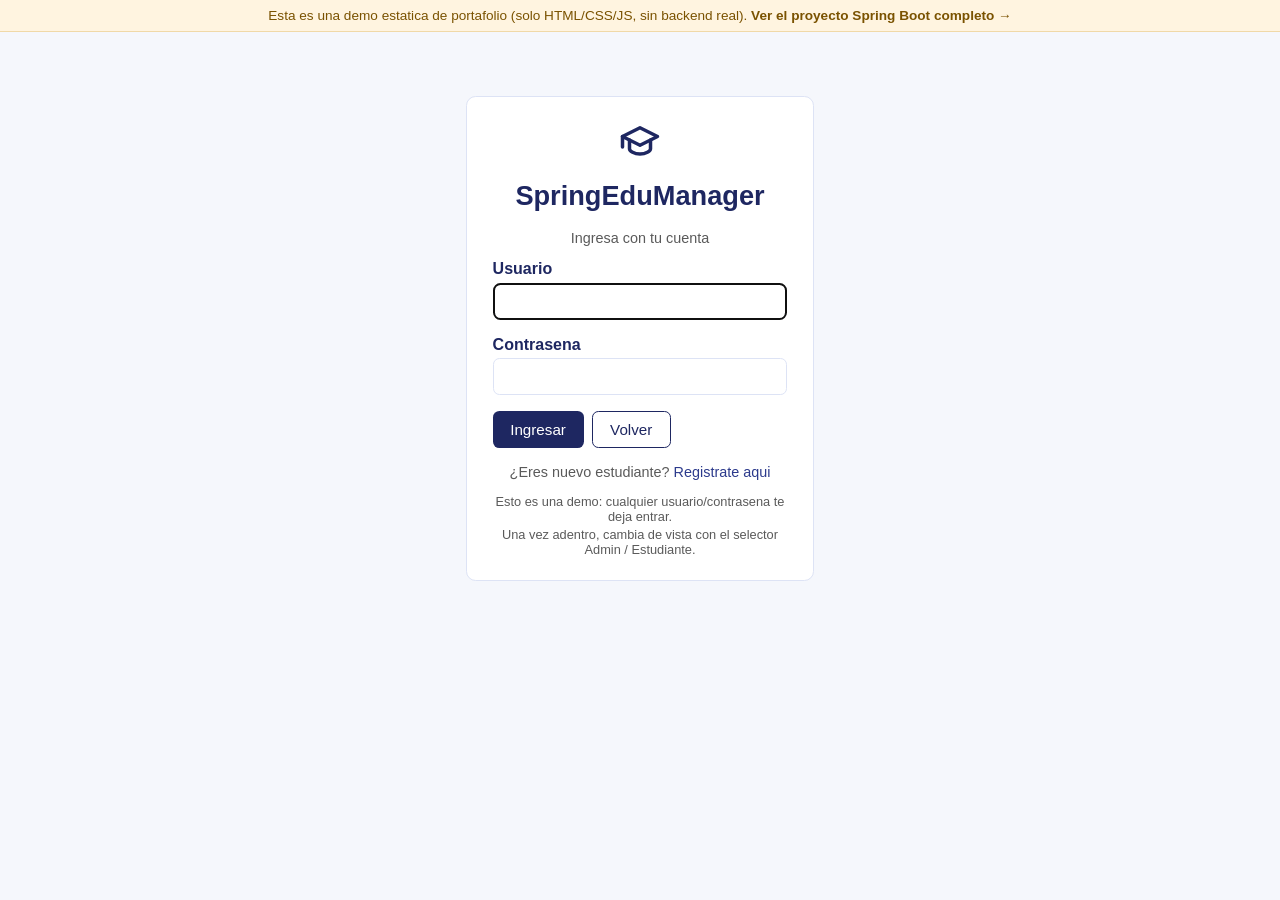
<file: login.html>
<!DOCTYPE html>
<html lang="es">
<head>
<meta charset="UTF-8">
<title>Ingresar - SpringEduManager (demo)</title>
<link rel="stylesheet" href="css/styles.css">
</head>
<body>
<div id="demo-banner-placeholder"></div>

<div class="login-wrapper">
    <div class="card">
        <div class="brand-icon" id="icon-cap"></div>
        <h1>SpringEduManager</h1>
        <p class="muted" style="text-align:center;">Ingresa con tu cuenta</p>

        <div class="alert alert-success" id="alert-registrado" hidden>
            Cuenta creada. Ya puedes iniciar sesion.
        </div>

        <form id="login-form">
            <div class="form-group">
                <label for="username">Usuario</label>
                <input type="text" id="username" required autofocus>
            </div>
            <div class="form-group">
                <label for="password">Contrasena</label>
                <input type="password" id="password" required>
            </div>
            <div class="actions">
                <button type="submit" class="btn">Ingresar</button>
                <a href="index.html" class="btn btn-secondary">Volver</a>
            </div>
        </form>

        <p class="muted" style="margin-top:1rem; text-align:center;">
            ¿Eres nuevo estudiante? <a href="registro.html">Registrate aqui</a>
        </p>
        <div class="muted" style="text-align:center; font-size:0.8rem; margin-top:0.5rem;">
            <p style="margin:0 0 0.2rem;">Esto es una demo: cualquier usuario/contrasena te deja entrar.</p>
            <p style="margin:0;">Una vez adentro, cambia de vista con el selector Admin / Estudiante.</p>
        </div>
    </div>
</div>

<script src="js/data.js"></script>
<script src="js/auth.js"></script>
<script src="js/icons.js"></script>
<script src="js/nav.js"></script>
<script>
    document.getElementById('icon-cap').innerHTML = EduIcons.graduationCap.replace('width="16" height="16"', 'width="42" height="42"');
    EduNav.renderDemoBanner();

    const params = new URLSearchParams(location.search);
    if (params.get('registrado')) {
        document.getElementById('alert-registrado').hidden = false;
    }

    document.getElementById('login-form').addEventListener('submit', function (e) {
        e.preventDefault();
        EduAuth.login();
        window.location.href = 'dashboard.html';
    });
</script>
</body>
</html>
</file>
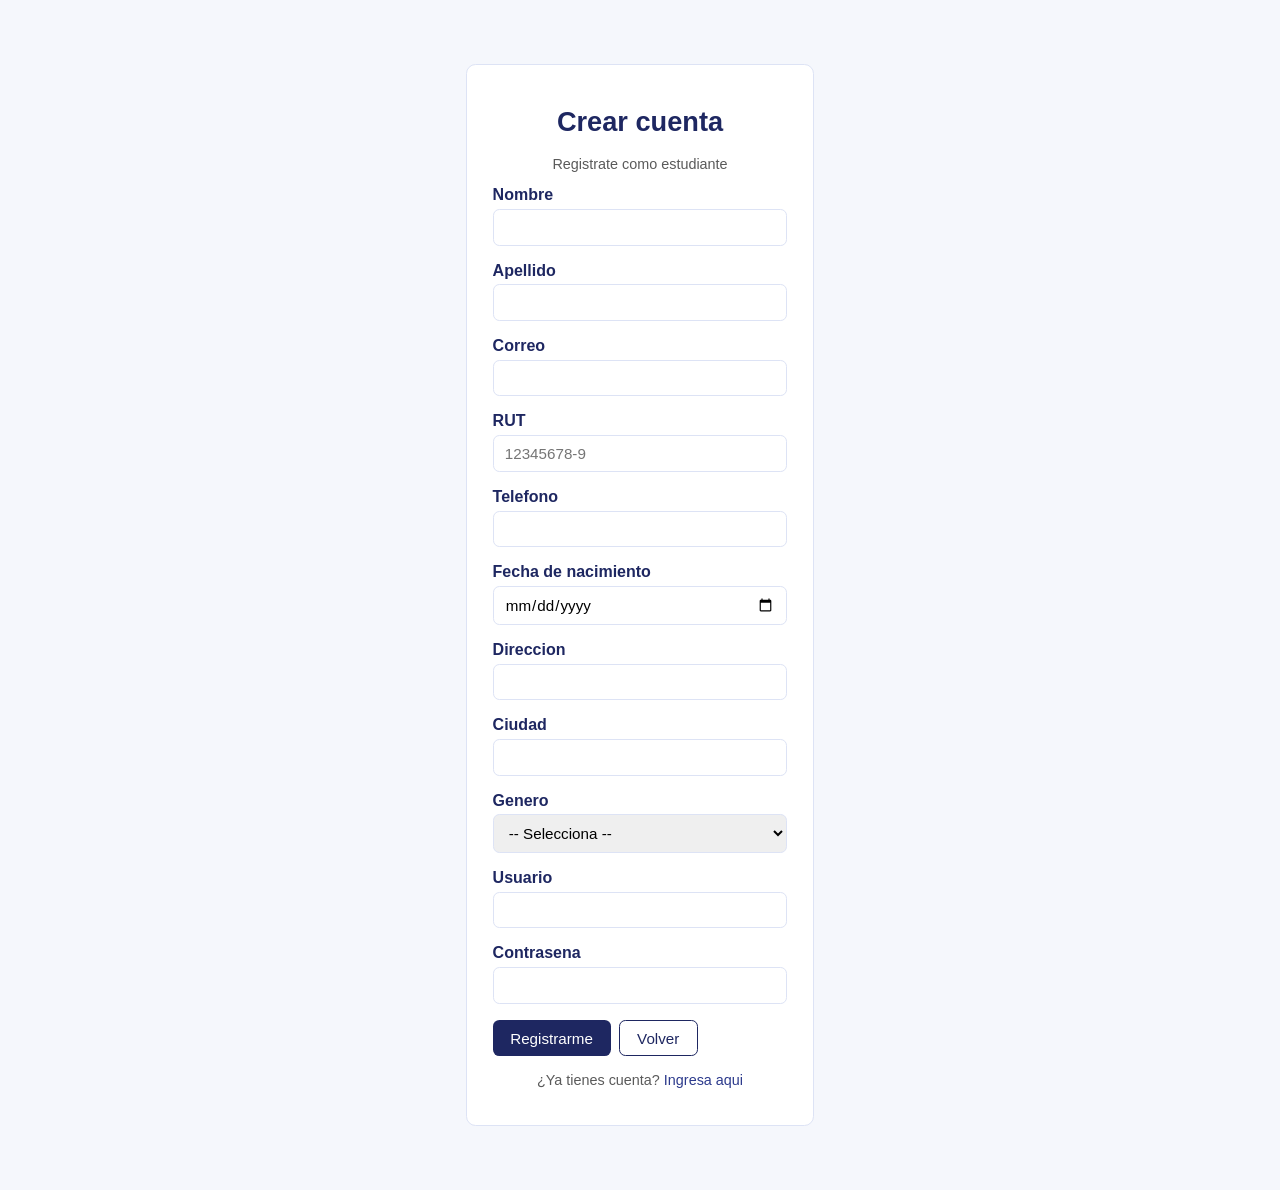
<file: registro.html>
<!DOCTYPE html>
<html lang="es">
<head>
<meta charset="UTF-8">
<title>Registro - SpringEduManager (demo)</title>
<link rel="stylesheet" href="css/styles.css">
</head>
<body>
<div id="demo-banner-placeholder"></div>

<div class="login-wrapper">
    <div class="card">
        <h1>Crear cuenta</h1>
        <p class="muted" style="text-align:center;">Registrate como estudiante</p>

        <div class="alert alert-error" id="alert-error" hidden></div>

        <form id="registro-form">
            <div class="form-group">
                <label for="nombre">Nombre</label>
                <input type="text" id="nombre" required>
            </div>
            <div class="form-group">
                <label for="apellido">Apellido</label>
                <input type="text" id="apellido" required>
            </div>
            <div class="form-group">
                <label for="email">Correo</label>
                <input type="email" id="email" required title="Debe ser un correo valido, ej: nombre@dominio.com">
            </div>
            <div class="form-group">
                <label for="rut">RUT</label>
                <input type="text" id="rut" placeholder="12345678-9" required
                       pattern="[0-9]{7,8}-[0-9kK]" title="Formato de RUT invalido, debe ser: 12345678-9">
            </div>
            <div class="form-group">
                <label for="telefono">Telefono</label>
                <input type="text" id="telefono" required
                       pattern="\+?[0-9 ]{7,15}" title="Formato de telefono invalido, ej: +56912345678">
            </div>
            <div class="form-group">
                <label for="fechaNacimiento">Fecha de nacimiento</label>
                <input type="date" id="fechaNacimiento" required>
            </div>
            <div class="form-group">
                <label for="direccion">Direccion</label>
                <input type="text" id="direccion" required>
            </div>
            <div class="form-group">
                <label for="ciudad">Ciudad</label>
                <input type="text" id="ciudad" required>
            </div>
            <div class="form-group">
                <label for="genero">Genero</label>
                <select id="genero" required>
                    <option value="">-- Selecciona --</option>
                    <option value="MASCULINO">MASCULINO</option>
                    <option value="FEMENINO">FEMENINO</option>
                    <option value="OTRO">OTRO</option>
                </select>
            </div>
            <div class="form-group">
                <label for="username">Usuario</label>
                <input type="text" id="username" required minlength="4" maxlength="40">
            </div>
            <div class="form-group">
                <label for="password">Contrasena</label>
                <input type="password" id="password" required minlength="6">
            </div>
            <div class="actions">
                <button type="submit" class="btn">Registrarme</button>
                <a href="login.html" class="btn btn-secondary">Volver</a>
            </div>
        </form>

        <p class="muted" style="margin-top:1rem; text-align:center;">
            ¿Ya tienes cuenta? <a href="login.html">Ingresa aqui</a>
        </p>
    </div>
</div>

<script src="js/data.js"></script>
<script src="js/auth.js"></script>
<script>
    document.getElementById('registro-form').addEventListener('submit', function (e) {
        e.preventDefault();
        const email = document.getElementById('email').value.trim();
        const rut = document.getElementById('rut').value.trim();
        const estudiantes = EduData.getEstudiantes();

        if (estudiantes.some(function (est) { return est.email === email; })) {
            const alertBox = document.getElementById('alert-error');
            alertBox.textContent = 'Ya existe un estudiante con ese correo (recorda que esta demo comparte datos en tu navegador).';
            alertBox.hidden = false;
            return;
        }
        if (estudiantes.some(function (est) { return est.rut === rut; })) {
            const alertBox = document.getElementById('alert-error');
            alertBox.textContent = 'Ya existe un estudiante con ese RUT.';
            alertBox.hidden = false;
            return;
        }

        const nuevo = {
            id: EduData.nextId(estudiantes),
            nombre: document.getElementById('nombre').value.trim(),
            apellido: document.getElementById('apellido').value.trim(),
            email: email,
            rut: rut,
            telefono: document.getElementById('telefono').value.trim(),
            fechaNacimiento: document.getElementById('fechaNacimiento').value,
            direccion: document.getElementById('direccion').value.trim(),
            ciudad: document.getElementById('ciudad').value.trim(),
            fechaIngreso: new Date().toISOString().slice(0, 10),
            genero: document.getElementById('genero').value,
            estado: 'ACTIVO',
            observaciones: 'Registrado desde el formulario publico (demo).',
            cursos: [],
        };
        estudiantes.push(nuevo);
        EduData.saveEstudiantes(estudiantes);

        window.location.href = 'login.html?registrado=1';
    });
</script>
</body>
</html>
</file>
<file: css/styles.css>
:root {
  --navy: #1e2761;
  --navy-light: #2c3a8c;
  --ice: #eaf0ff;
  --gray: #5a5a5a;
  --border: #dde3f5;
  --danger: #e5484d;
  --danger-dark: #c93a3f;
  --success: #1e7d4b;
}

* { box-sizing: border-box; }

body {
  margin: 0;
  font-family: "Segoe UI", Roboto, Arial, sans-serif;
  background: #f5f7fc;
  color: #1c1c1c;
}

a { color: var(--navy-light); text-decoration: none; }
a:hover { text-decoration: underline; }

.navbar {
  display: flex;
  justify-content: space-between;
  align-items: center;
  background: var(--navy);
  color: white;
  padding: 0.9rem 1.6rem;
  flex-wrap: wrap;
  gap: 0.6rem;
}
.navbar-brand a { color: white; font-weight: 700; font-size: 1.15rem; }
.navbar-links { display: flex; align-items: center; gap: 1.1rem; flex-wrap: wrap; }
.navbar-links a { color: var(--ice); }
.navbar-user { color: white; font-weight: 600; margin-left: 0.5rem; }
.navbar-logout { margin: 0; }
.navbar-logout button, .role-toggle button {
  background: transparent;
  border: 1px solid var(--ice);
  color: var(--ice);
  padding: 0.35rem 0.8rem;
  border-radius: 0.4rem;
  cursor: pointer;
  font-size: 0.85rem;
}
.navbar-logout button:hover, .role-toggle button:hover { background: rgba(255,255,255,0.1); }
.role-toggle { display: flex; gap: 0.3rem; align-items: center; }
.role-toggle button.active { background: white; color: var(--navy); border-color: white; font-weight: 600; }

.container {
  max-width: 960px;
  margin: 2rem auto;
  padding: 0 1.2rem;
}

.card {
  background: white;
  border: 1px solid var(--border);
  border-radius: 0.6rem;
  padding: 1.4rem 1.6rem;
  margin-bottom: 1.2rem;
}

h1 { color: var(--navy); font-size: 1.7rem; }
h2 { color: var(--navy); font-size: 1.3rem; }

.stats { display: flex; gap: 1rem; flex-wrap: wrap; }
.stat {
  background: var(--ice);
  border-radius: 0.6rem;
  padding: 1rem 1.4rem;
  min-width: 160px;
}
.stat .value { font-size: 1.8rem; font-weight: 700; color: var(--navy); }
.stat .label { color: var(--gray); font-size: 0.85rem; }

table { width: 100%; border-collapse: collapse; margin-top: 0.8rem; }
th, td { text-align: left; padding: 0.6rem 0.5rem; border-bottom: 1px solid var(--border); }
th { color: var(--navy); font-size: 0.85rem; text-transform: uppercase; letter-spacing: 0.03em; }

.btn {
  display: inline-block;
  background: var(--navy);
  color: white;
  padding: 0.55rem 1.1rem;
  border-radius: 0.4rem;
  border: none;
  cursor: pointer;
  font-size: 0.95rem;
}
.btn:hover { background: var(--navy-light); text-decoration: none; color: white; }
.btn-secondary { background: white; color: var(--navy); border: 1px solid var(--navy); }
.btn-danger { background: var(--danger); }
.btn-danger:hover { background: var(--danger-dark); color: white; }
.btn-sm { padding: 0.3rem 0.7rem; font-size: 0.85rem; }
.btn-icon { padding: 0.35rem; line-height: 0; display: inline-flex; align-items: center; justify-content: center; }
.btn-icon svg { display: block; }

.actions { display: flex; gap: 0.5rem; margin: 1rem 0; flex-wrap: wrap; }

.row-actions { display: flex; align-items: center; gap: 0.4rem; }

form.form-inline { display: inline; }

.form-group { margin-bottom: 1rem; }
.form-group label { display: block; margin-bottom: 0.3rem; font-weight: 600; color: var(--navy); }
.form-group input, .form-group textarea, .form-group select {
  width: 100%;
  padding: 0.55rem 0.7rem;
  border: 1px solid var(--border);
  border-radius: 0.4rem;
  font-size: 0.95rem;
  font-family: inherit;
}
.error-text { color: var(--danger); font-size: 0.85rem; margin-top: 0.2rem; }

.alert { padding: 0.8rem 1rem; border-radius: 0.4rem; margin-bottom: 1rem; }
.alert-error { background: #fdecea; color: var(--danger); border: 1px solid #f5c6c2; }
.alert-success { background: #e7f6ec; color: var(--success); border: 1px solid #b7e3c6; }

.login-wrapper {
  max-width: 380px;
  margin: 4rem auto;
  padding: 0 1rem;
}
.login-wrapper .card { text-align: left; }
.login-wrapper h1 { text-align: center; }
.brand-icon { display: flex; justify-content: center; color: var(--navy); margin-bottom: 0.6rem; }
.brand-icon svg { width: 42px; height: 42px; }

.badge {
  display: inline-block;
  padding: 0.15rem 0.55rem;
  border-radius: 1rem;
  font-size: 0.78rem;
  font-weight: 600;
}
.badge-admin { background: var(--navy); color: white; }
.badge-user { background: var(--ice); color: var(--navy); }

.muted { color: var(--gray); font-size: 0.9rem; }

.breadcrumb { font-size: 0.85rem; color: var(--gray); margin: 0 0 0.6rem; }
.breadcrumb .current { color: var(--navy); font-weight: 600; }
.breadcrumb .sep { margin: 0 0.35rem; }

.modal-overlay {
  position: fixed;
  inset: 0;
  background: rgba(20, 24, 51, 0.55);
  display: flex;
  align-items: center;
  justify-content: center;
  z-index: 1000;
  padding: 1rem;
}
.modal-card {
  background: white;
  border-radius: 0.6rem;
  padding: 1.8rem 2rem;
  max-width: 480px;
  width: 100%;
  text-align: center;
  box-shadow: 0 12px 32px rgba(0, 0, 0, 0.25);
}
.modal-card h2 { margin-top: 0; }

.tabs { display: flex; gap: 0.3rem; border-bottom: 1px solid var(--border); margin-bottom: 1rem; flex-wrap: wrap; }
.tab-btn {
  background: none;
  border: none;
  border-bottom: 2px solid transparent;
  padding: 0.6rem 1rem;
  font-size: 0.95rem;
  font-weight: 600;
  color: var(--gray);
  cursor: pointer;
}
.tab-btn:hover { color: var(--navy); }
.tab-btn.active { color: var(--navy); border-bottom-color: var(--navy); }
.tab-panel.hidden { display: none; }

.demo-banner {
  background: #fff4e0;
  color: #7a5200;
  border-bottom: 1px solid #f0d9a8;
  padding: 0.5rem 1.2rem;
  font-size: 0.85rem;
  text-align: center;
}
.demo-banner a { color: #7a5200; font-weight: 600; }

[hidden] { display: none !important; }
</file>
